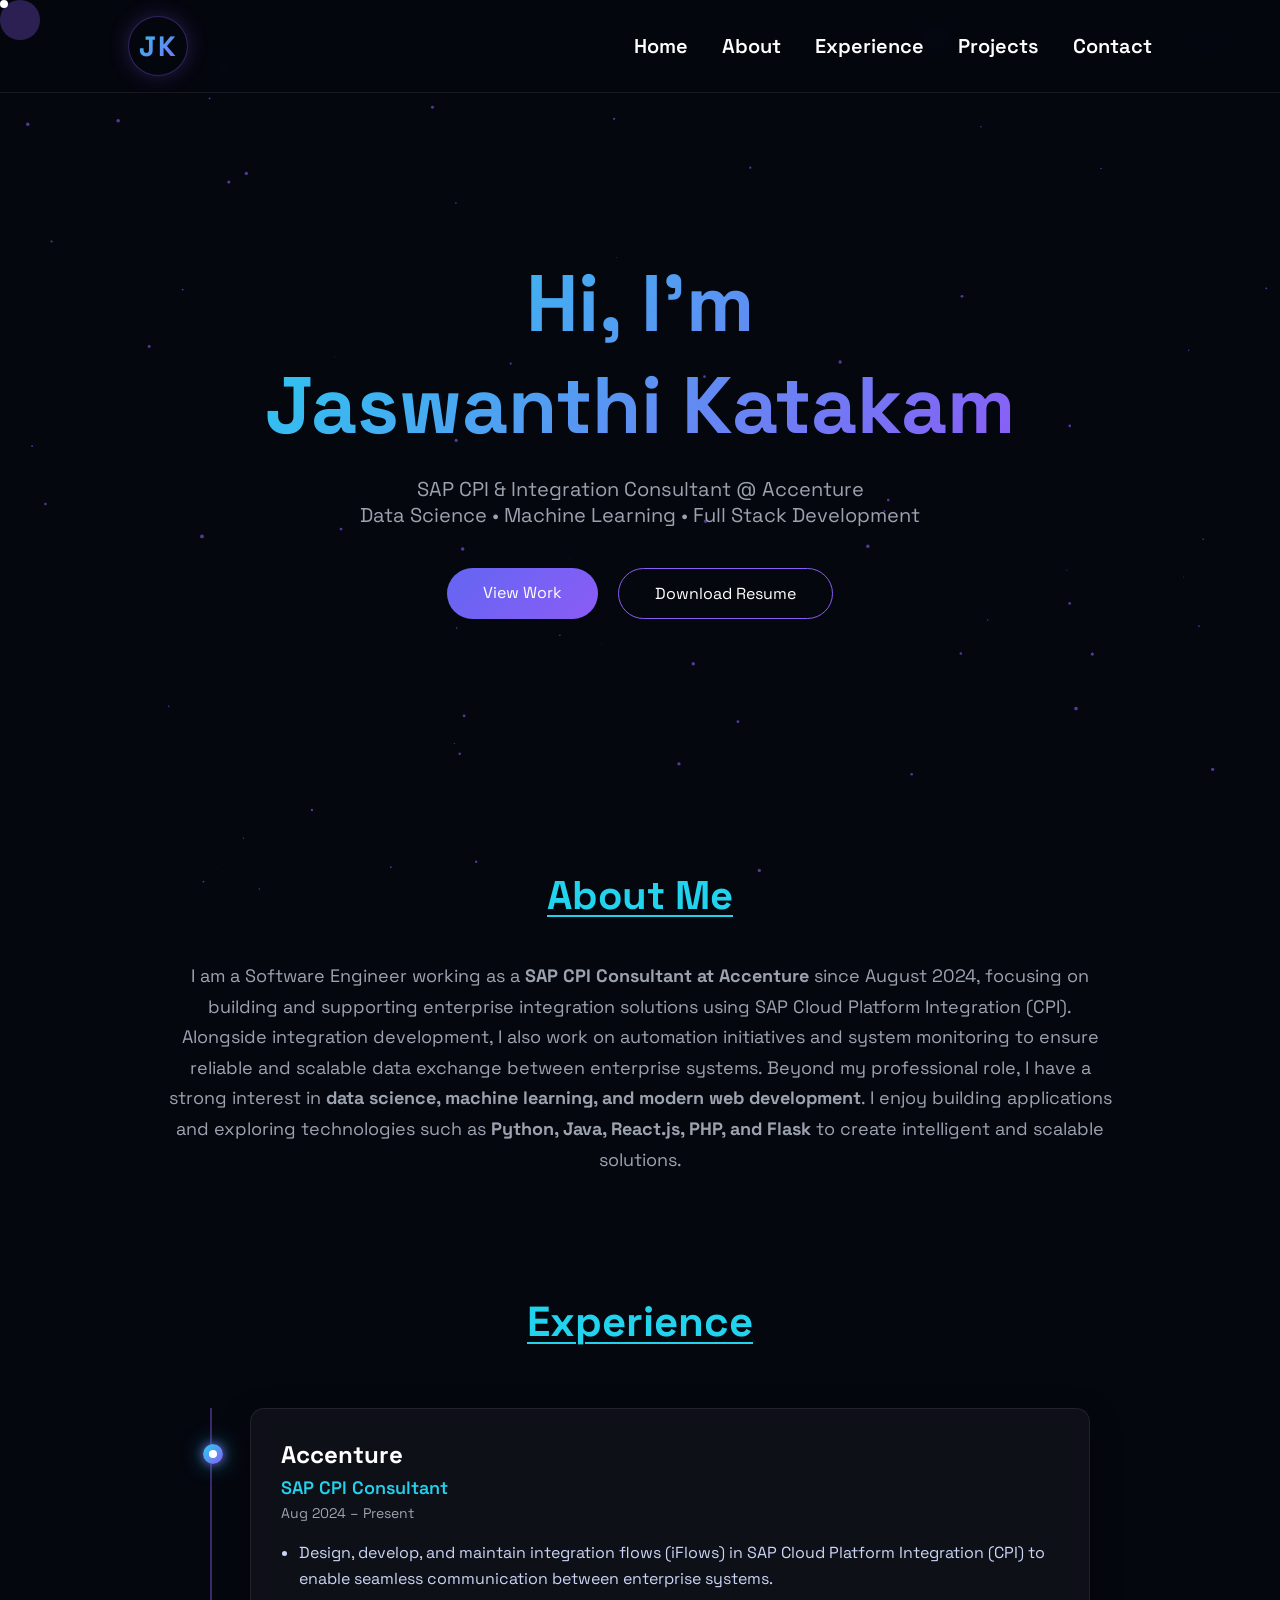
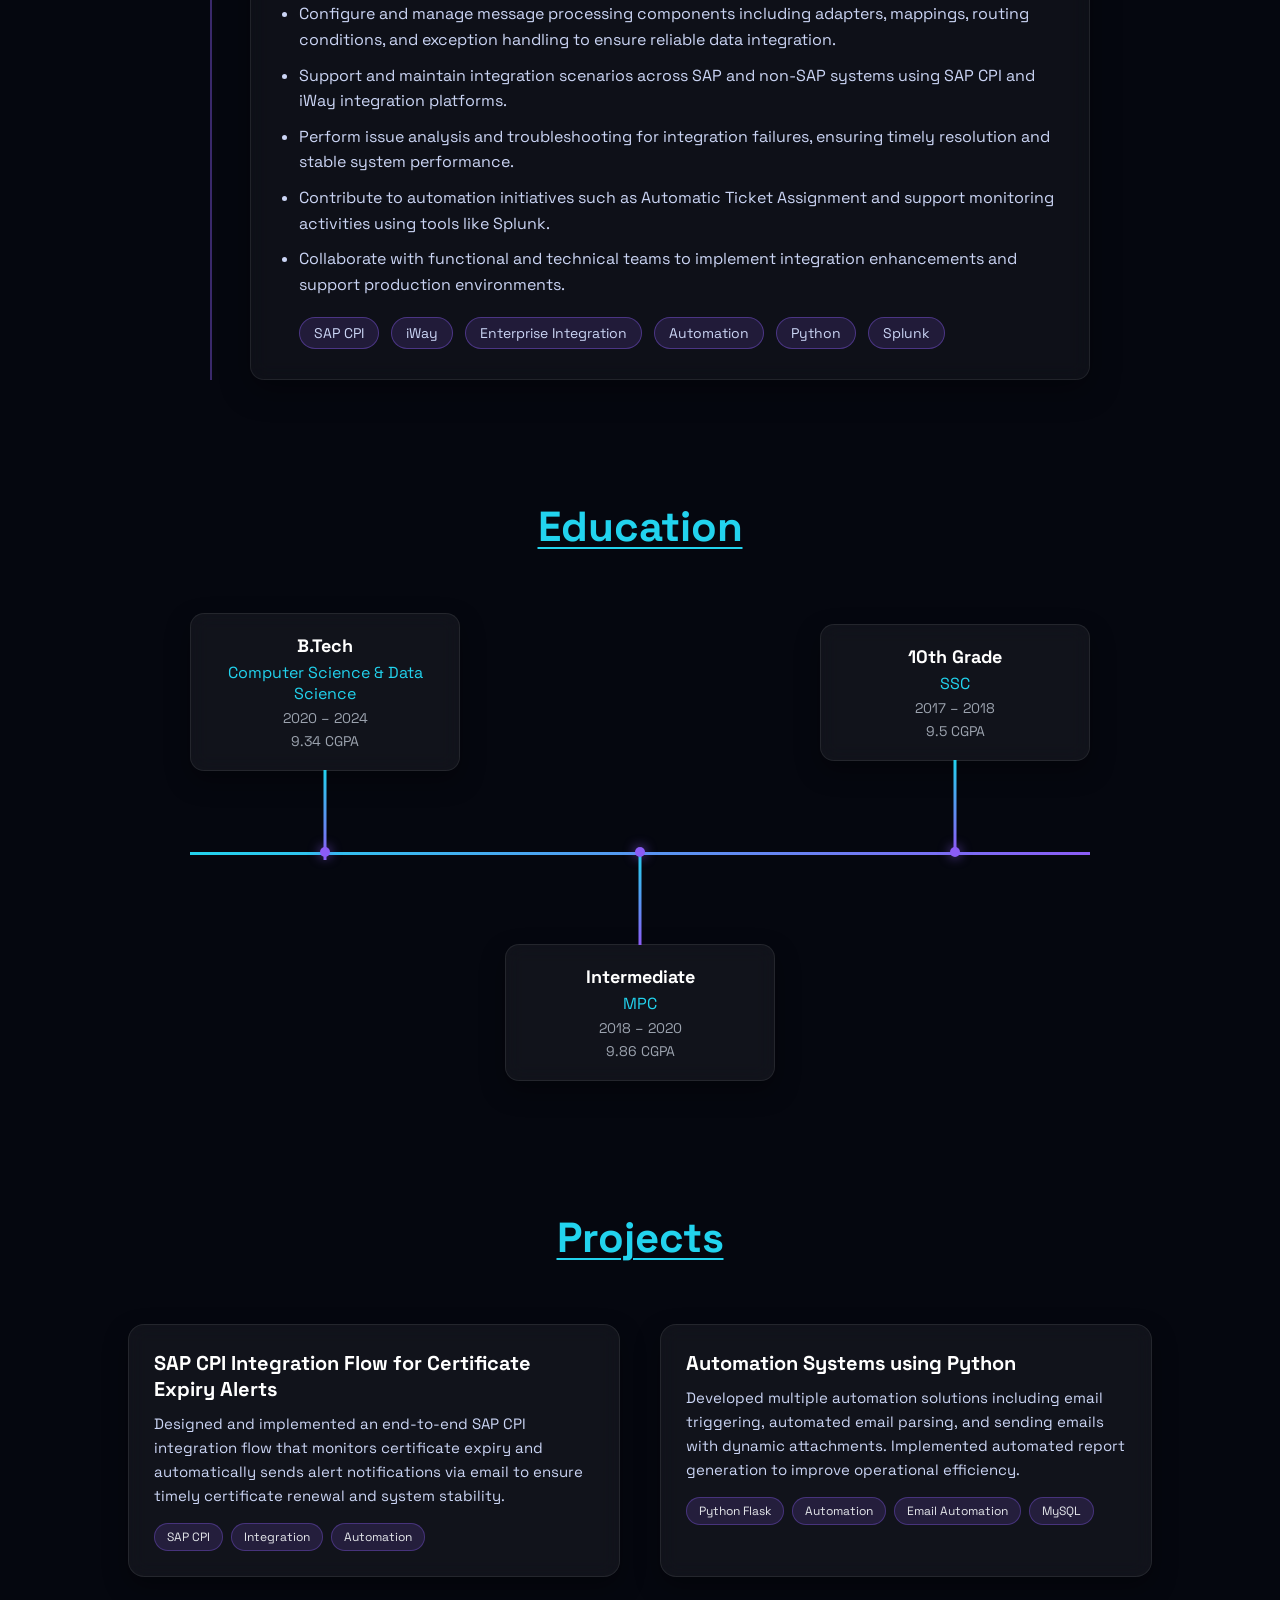
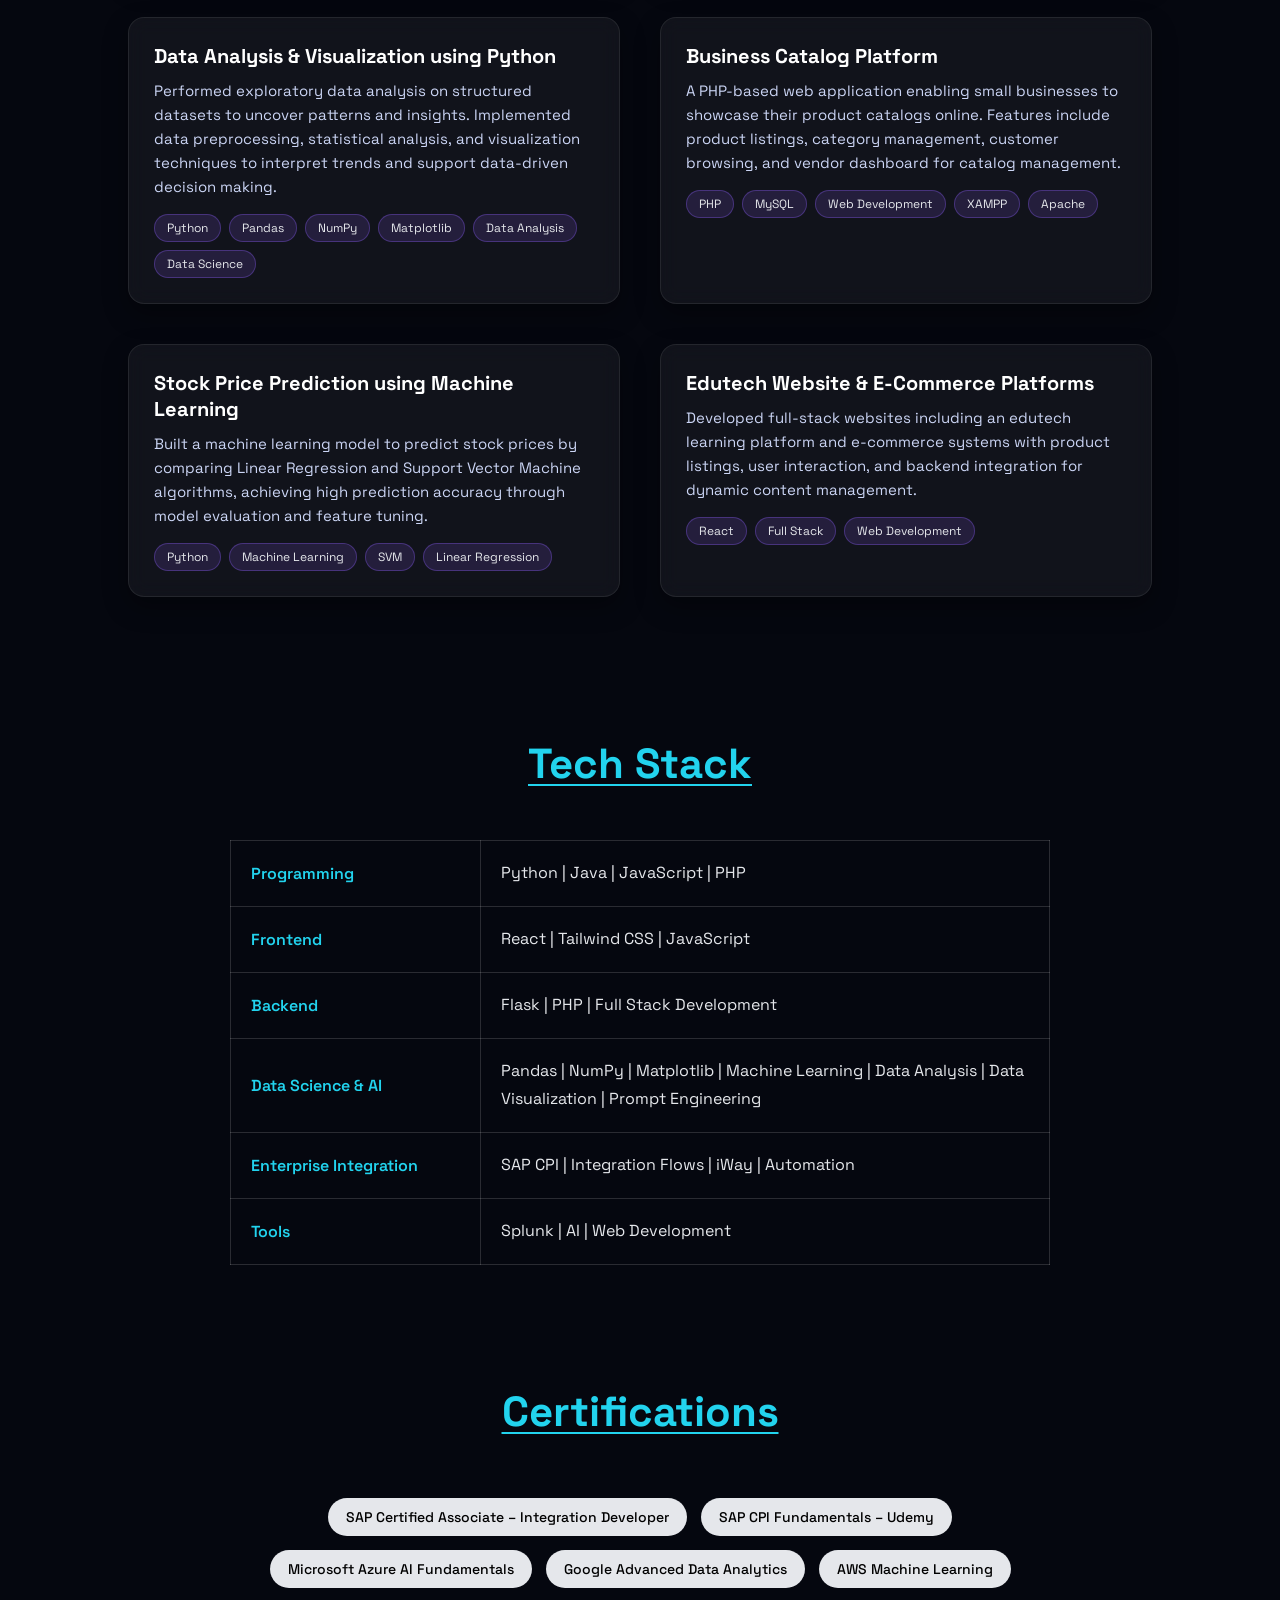
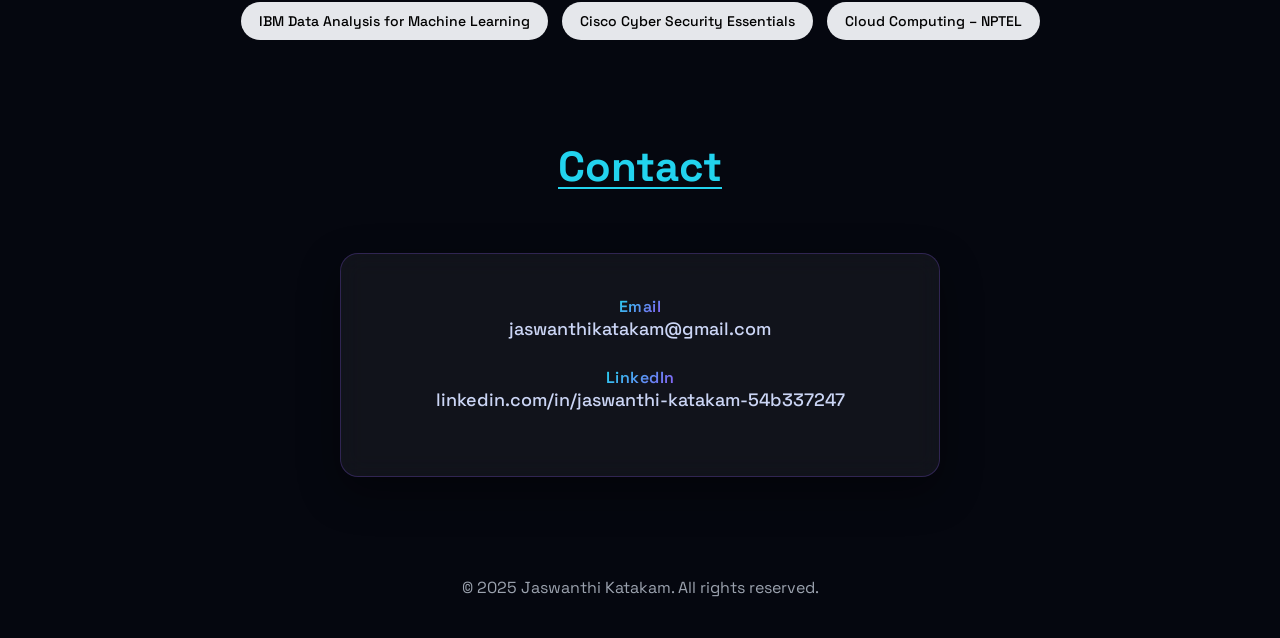
<file: index.html>
<!DOCTYPE html>
<html lang="en">

<head>

    <meta charset="UTF-8">
    <meta name="viewport" content="width=device-width, initial-scale=1.0">

    <title>Jaswanthi Katakam | Portfolio</title>

    <link rel="stylesheet" href="style.css">

    <link href="https://fonts.googleapis.com/css2?family=Space+Grotesk:wght@300;400;500;600;700&display=swap" rel="stylesheet">

</head>

<body>

    <div class="cursor"></div>
    <div class="cursor-glow"></div>

    <div class="progress-bar"></div>

    <canvas id="particles"></canvas>

    <header class="header">

        <div class="logo">JK</div>

        <nav id="nav-menu">

            <a href="#home">Home</a>
            <a href="#about">About</a>
            <a href="#experience">Experience</a>
            <a href="#projects">Projects</a>
            <a href="#contact">Contact</a>

        </nav>

        <div class="hamburger" id="hamburger">
            <span></span>
            <span></span>
            <span></span>
        </div>

    </header>

    <section id="home" class="hero">

        <h1 class="hero-title">

                <span>Hi, I'm</span><br>
                <span>Jaswanthi Katakam</span>

        </h1>

        <p class="hero-sub">
            SAP CPI & Integration Consultant @ Accenture <br>
            Data Science • Machine Learning • Full Stack Development
        </p>

        <div class="hero-buttons">

            <a href="#projects" class="btn magnetic">View Work</a>

            <a href="https://drive.google.com/file/d/1jS1Z0jFvLB3cEKXkrwE9Buvdwy8Kh-D5/view?usp=sharing"
                class="btn-outline magnetic"
                target="_blank"
                rel="noopener noreferrer">
                Download Resume
            </a>

        </div>

    </section>

    <section id="about">
        <div id="about-content"></div>
    </section>

    <section id="experience">
        <div id="experience-content"></div>
    </section>

    <section id="education">
        <div id="education-content"></div>
    </section>

    <section id="projects">
        <div id="projects-content"></div>
    </section>

    <section id="skills">
        <div id="skills-content"></div>
    </section>

    <section id="certifications">
        <div id="certifications-content"></div>
    </section>

    <section id="contact">
        <div id="contact-content"></div>
    </section>

    <footer>

        <p>© 2025 Jaswanthi Katakam. All rights reserved.</p>

    </footer>

    <script src="script.js"></script>

</body>

</html>
</file>
<file: style.css>
html{
scroll-behavior:smooth;
}

*{
margin:0;
padding:0;
box-sizing:border-box;
}

body{
font-family:'Space Grotesk',sans-serif;
background:#05070f;
color:white;
overflow-x:hidden;
}

section{
padding:60px 10%;
}

section h2{
font-size:42px;
text-align:center;
margin-bottom:60px;
color:#22d3ee;
text-decoration: underline;
text-decoration-color: #22d3ee;
text-decoration-thickness: 2px;
text-underline-offset: 6px;
}

/* PARTICLE BACKGROUND */

#particles{
position:fixed;
width:100%;
height:100%;
z-index:-1;
}

/* HEADER */
.logo{
width:60px;
height:60px;
display:flex;
align-items:center;
justify-content:center;
font-size:28px;
font-weight:700;
letter-spacing:2px;
border-radius:50%;
background:rgba(139,92,246,0.15);
border:1px solid rgba(139,92,246,0.35);
background-clip:text;
-webkit-background-clip:text;
background-image:linear-gradient(135deg,#22d3ee,#8b5cf6);
color:transparent;
box-shadow:0 0 20px rgba(139,92,246,0.25);
}

/*--------------------NAVBAR-------------------*/
.header{
position:fixed;
top:0;
width:100%;
display:flex;
justify-content:space-between;
align-items:center;
padding:16px 10%;
z-index:100;
background:rgba(5,7,15,0.75);
backdrop-filter:blur(10px);
-webkit-backdrop-filter:blur(10px);
border-bottom:1px solid rgba(255,255,255,0.08);
}

nav a{
margin-left:30px;
text-decoration:none;
color:#ffffff;
font-size:20px;
font-weight:600;
}
nav a:hover{
color:#22d3ee;
}

.hero{
min-height:90vh;
display:flex;
flex-direction:column;
justify-content:center;
align-items:center;
text-align:center;
padding:120px 80px 60px 80px;
}

.hero-title{
font-size:80px;
font-weight:700;
background:linear-gradient(135deg,#22d3ee,#8b5cf6);
-webkit-background-clip:text;
color:transparent;
}

.hero-sub{
color:#9ca3af;
margin-top:20px;
font-size:20px;
}

.hero-buttons{
margin-top:40px;
display:flex;
gap:20px;
}

.btn{
padding:14px 36px;
border-radius:30px;
background:linear-gradient(135deg,#6366f1,#8b5cf6);
text-decoration:none;
color:white;
transition:.3s;
}

.btn:hover{
transform:translateY(-4px);
box-shadow:0 20px 40px rgba(139,92,246,.5);
}

.btn-outline{
padding:14px 36px;
border:1px solid #8b5cf6;
border-radius:30px;
text-decoration:none;
color:white;
}

/*--------------------ABOUT ME SECTION----------------------------------*/

/*ABOUT SECTION*/
#about h2{
text-align:center;
font-size:40px;
font-weight:700;
margin-bottom:40px;
margin-top: 0px;
}

.about-text{
max-width:950px;
margin:auto;
font-size:18px;
line-height:1.7;
color:#9ca3af;
text-align:center;
}
/*--------------------END OF ABOUT ME SECTION----------------------------------*/


/*-------------------------EXPERIENCE SECTION ------------*/

#experience{
text-align:center;
margin-top:0px;
}

#experience h1{
font-size:48px;
font-weight:700;
margin-bottom:60px;
}

#experience h2{
font-size:42px;
font-weight:700;
margin-bottom:60px;
}

.experience-container{
position:relative;
max-width:900px;
margin:auto;
}

.experience-container::before{
content:"";
position:absolute;
left:20px;
top:0;
width:2px;
height:100%;
background:rgba(139,92,246,0.4);
}

.experience-card{
position:relative;
margin-left:60px;
padding:30px;
background:rgba(255,255,255,0.04);
border:1px solid rgba(255,255,255,0.08);
border-radius:14px;
backdrop-filter:blur(10px);
box-shadow:0 10px 30px rgba(0,0,0,0.35);
text-align:left;
transition:0.3s;
}

.experience-card::before{
content:"";
position:absolute;
left:-42px;
top:35px;
width:14px;
height:14px;
border-radius:50%;

background:linear-gradient(135deg,#22d3ee,#8b5cf6);
box-shadow:0 0 12px rgba(139,92,246,0.8);
}

.experience-card:hover{
transform:translateY(-4px);
box-shadow:0 15px 40px rgba(139,92,246,0.25);
}

.experience-card h3{
font-size:24px;
margin-bottom:6px;
color:#ffffff;
}

.experience-role{
font-size:18px;
font-weight:600;
color:#22d3ee;
margin-bottom:5px;
}

.experience-duration{
font-size:14px;
color:#9ca3af;
margin-bottom:18px;
}

.experience-points{
padding-left:18px;
}

.experience-points li{
margin-bottom:10px;
color:#cbd5f5;
line-height:1.6;
}

.experience-card::before{
content:"";
position:absolute;
left:-48px;
top:35px;
width:20px;
height:20px;
border-radius:50%;
background:linear-gradient(135deg,#22d3ee,#8b5cf6);
box-shadow:
0 0 10px rgba(139,92,246,0.8),
0 0 20px rgba(34,211,238,0.6);
}

.experience-card::after{
content:"";
position:absolute;
left:-42px;
top:41px;
width:8px;
height:8px;
border-radius:50%;
background:white;
}

.experience-tech{
margin-top:20px;
display:flex;
flex-wrap:wrap;
gap:12px;
}

.experience-tech span{
padding:6px 14px;
font-size:14px;
border-radius:20px;
background:rgba(139,92,246,0.15);
border:1px solid rgba(139,92,246,0.4);
color:#cbd5f5;
transition:0.3s;
}

.experience-tech span:hover{
background:rgba(139,92,246,0.35);
transform:translateY(-2px);
box-shadow:0 0 10px rgba(139,92,246,0.6);
}

/*--------------------END OF EXPERIENCE SECTION----------------------------------*/

/*--------------------EDUCATION SECTION----------------------------------*/
#education{
text-align:center;
margin-top:0px;
}

#education h2{
font-size:42px;
margin-bottom:60px;
}

.education-timeline{
position:relative;
display:flex;
justify-content:space-between;
align-items:center;
width:900px;
margin:0 auto;
}

.education-timeline::before{
content:"";
position:absolute;
top:50%;
left:0;
width:100%;
height:3px;
background:linear-gradient(90deg,#22d3ee,#8b5cf6);
}

.edu-item{
position:relative;
width:30%;
display:flex;
justify-content:center;
}

.edu-box{
position:relative;
background:rgba(255,255,255,0.05);
border:1px solid rgba(255,255,255,0.08);
border-radius:14px;
padding:20px;
width:400px;
backdrop-filter:blur(10px);
box-shadow:0 10px 25px rgba(0,0,0,0.35);
}

.edu-item.top .edu-box::after{
content:"";
position:absolute;
left:50%;
transform:translateX(-50%);
top:100%;
width:3px;
height:90px;
background:linear-gradient(#22d3ee,#8b5cf6);
}

.edu-item.bottom .edu-box::after{
content:"";
position:absolute;
left:50%;
transform:translateX(-50%);
bottom:100%;
width:3px;
height:90px;
background:linear-gradient(#22d3ee,#8b5cf6);
}

.edu-item::after{
content:"";
position:absolute;
top:50%;
left:50%;
transform:translate(-50%,-50%);
width:10px;
height:10px;
border-radius:50%;
background:#8b5cf6;
box-shadow:0 0 12px rgba(139,92,246,0.8);
}

.edu-item.top .edu-box{
margin-bottom:320px;
}

.edu-item.bottom .edu-box{
margin-top:320px;
}

.edu-box{
transition:0.3s ease;
}

.edu-box:hover{
transform:translateY(-5px);
box-shadow:
0 15px 35px rgba(0,0,0,0.45),
0 0 20px rgba(139,92,246,0.6),
0 0 35px rgba(34,211,238,0.5);
}

.edu-box h3{
color:white;
font-size:18px;
}

.edu-box p{
color:#22d3ee;
margin-top:5px;
}

.edu-box span{
display:block;
margin-top:5px;
font-size:14px;
color:#9ca3af;
}

/*---------------------------------END OF EDUCATION SECTION-------------------------*/

/*---------------------------------PROJECT SECTION-------------------------*/
#projects{
text-align:center;
margin-top:0px;
}

#projects h2{
font-size:42px;
margin-bottom:60px;
}

.projects-container{
display:grid;
grid-template-columns:repeat(auto-fit,minmax(320px,1fr));
gap:40px;
max-width:1200px !important;
margin:0px;
}

.project-card{
background:rgba(255,255,255,0.05);
border:1px solid rgba(255,255,255,0.08);
border-radius:16px;
padding:25px;
text-align:left;
backdrop-filter:blur(10px);
box-shadow:0 10px 25px rgba(0,0,0,0.35);
transition:0.3s ease;
margin-bottom: 0px;
}

.project-card:hover{
transform:translateY(-6px);
box-shadow:
0 15px 35px rgba(0,0,0,0.45),
0 0 20px rgba(139,92,246,0.3),
0 0 35px rgba(34,211,238,0.25);
}

.project-card h3{
color:white;
font-size:20px;
margin-bottom:10px;
}

.project-card p{
color:#cbd5f5;
font-size:15px;
line-height:1.6;
}

.project-tech{
margin-top:15px;
display:flex;
flex-wrap:wrap;
gap:8px;
}

.project-tech span{
background:rgba(139,92,246,0.15);
border:1px solid rgba(139,92,246,0.35);
border-radius:20px;
padding:5px 12px;
font-size:12px;
color:#e5e7eb;
}

/*-----------------------------END OF PROJECT SECTION-------------------------------*/

/*--------------------SKILLS TABLE--------------------------*/

#skills{
text-align:center;
margin-top:-20px;
}

#skills h2{
font-size:42px;
margin-bottom:50px;
}

.skills-table{
width:100%;
max-width:1000px;
margin-bottom:-120px;
border-collapse:collapse;
}

.skills-table td{
border:1px solid rgba(255,255,255,0.15);
padding:18px 20px;
}

.skill-category{
color:#22d3ee;
font-weight:600;
width:250px;
text-align:left;
}

.skill-items{
color:#e5e7eb;
text-align:left;
line-height:1.8;
}
/*--------------------END OF SKILLS TABLE--------------------------*/

/*--------------------CURSOR STYLING --------------------------*/

/* CURSOR */
.cursor{
width:8px;
height:8px;
background:white;
border-radius:50%;
position:fixed;
pointer-events:none;
z-index:9999;
}

.cursor-glow{
width:40px;
height:40px;
border-radius:50%;
background:rgba(139,92,246,.3);
position:fixed;
pointer-events:none;
z-index:9998;
}

/* SCROLL PROGRESS */
.progress-bar{
position:fixed;
top:0;
left:0;
height:3px;
background:#8b5cf6;
width:0%;
z-index:1000;
}

/*--------------------END OF CURSOR STYLING --------------------------*/

/*--------------------CONTACT SECTION --------------------------*/

#contact{
margin-top: 0px;
text-align:center;
font-size: 24px;
}

.contact-box{
margin:auto;
margin-top:20px;
padding:40px;
max-width:600px;
background:rgba(255,255,255,0.05);
border:1px solid rgba(139,92,246,0.25);
border-radius:18px;
backdrop-filter:blur(12px);
-webkit-backdrop-filter:blur(12px);
box-shadow:0 15px 40px rgba(0,0,0,0.4);
transition:0.3s;
}

.contact-box:hover{
transform:translateY(-5px);
box-shadow:0 20px 50px rgba(139,92,246,0.3);
}

.contact-box p{
margin-bottom:25px;
font-size:18px;
color:#cbd5f5;
}

.contact-label{
font-weight:600;
font-size:16px;
letter-spacing:0.5px;
background:linear-gradient(135deg,#22d3ee,#8b5cf6);
-webkit-background-clip:text;
color:transparent;
}

.contact-box a{
color:#cbd5f5;
text-decoration:none;
font-weight:500;
}

.contact-box a:hover{
text-decoration:underline;
color:#22d3ee;
}

/*--------------------END OF CONTACT SECTION --------------------------*/

/*--------------------FOOTER SECTION --------------------------*/

footer{
text-align:center;
padding:40px;
color:#9ca3af;
}

/*--------------------END OF FOOTER SECTION --------------------------*/

/*--------------------------------------CERTIFICATIONS SECTION--------------------------*/

#certifications{
text-align:center;
margin-top:0px;
}

.certifications-container{
max-width:900px;
margin:auto;
display:flex;
flex-wrap:wrap;
justify-content:center;
gap:14px;
margin-top:0px;
margin-bottom: -80px;
}

.certifications-container span{
background:#e5e7eb;
color:black;
padding:10px 18px;
border-radius:30px;
font-size:14px;
font-weight:500;
transition:0.25s ease;
}

.certifications-container span:hover{
transform:translateY(-3px);
box-shadow:0 6px 18px rgba(0,0,0,0.25);
}

/*--------------------------------------END OF CERTIFICATIONS SECTION--------------------------*/


/* ================= MOBILE VIEW ================= */


/* HAMBURGER */
.hamburger{
display:none;
flex-direction:column;
cursor:pointer;
gap:5px;
}

.hamburger span{
width:25px;
height:3px;
background:white;
border-radius:2px;
}

/* MOBILE NAV */

@media (max-width:768px){

nav{
position:absolute;
top:70px;
right:0;
width:100%;
background:#05070f;

display:none;
flex-direction:column;
align-items:center;
padding:20px 0;

border-top:1px solid rgba(255,255,255,0.08);
}

nav a{
margin:10px 0;
font-size:18px;
}

nav.active{
display:flex;
}

.hamburger{
display:flex;
}

}
@media (max-width:768px){

/* GENERAL */

section{
padding:60px 20px;
}

/* NAVBAR */

.header{
padding:12px 20px;
}

/* HERO */

.hero{
padding:80px 20px 40px 20px;   /* adds space above and below */
margin-top:0;
margin-bottom: 0px;
}

.hero-title{
font-size:28px;                 /* slightly smaller so name fits */
line-height:1.3;
}

.hero-sub{
margin-top:20px;
padding:0 10px;
font-size:16px;
}

.hero-sub{
font-size:16px;
}

.hero-buttons{
flex-direction:column;
gap:15px;
margin-bottom:-50px;
}

/* ABOUT */

.about-text{
font-size:16px;
padding:0 10px;
}

/* EXPERIENCE */

.experience-container{
max-width:100%;
}

.experience-card{
margin-left:40px;
padding:20px;
}

/* EDUCATION */

.education-timeline{
flex-direction:column;
width:100%;
gap:40px;
}

.education-timeline::before{
display:none;
}

.edu-item{
width:100%;
}

.edu-box{
width:100%;
}

.edu-item.top .edu-box,
.edu-item.bottom .edu-box{
margin:0;
}

.edu-item::after{
display:none;
}

.edu-item.top .edu-box::after,
.edu-item.bottom .edu-box::after{
display:none;
}

/* PROJECTS */

.projects-container{
grid-template-columns:1fr;
gap:25px;
max-width:100%;
}

.project-card{
padding:20px;
}

/* SKILLS TABLE */

.skills-table{
font-size:14px;
}

.skills-table td{
padding:12px;
}

.skill-category{
width:120px;
}

/* CONTACT */

.contact-box{
padding:25px;
}

.contact-box p{
font-size:16px;
}

/* HEADINGS */

section h2{
font-size:30px;
}

}
/* ================= END OF MOBILE VIEW ================= */
</file>
